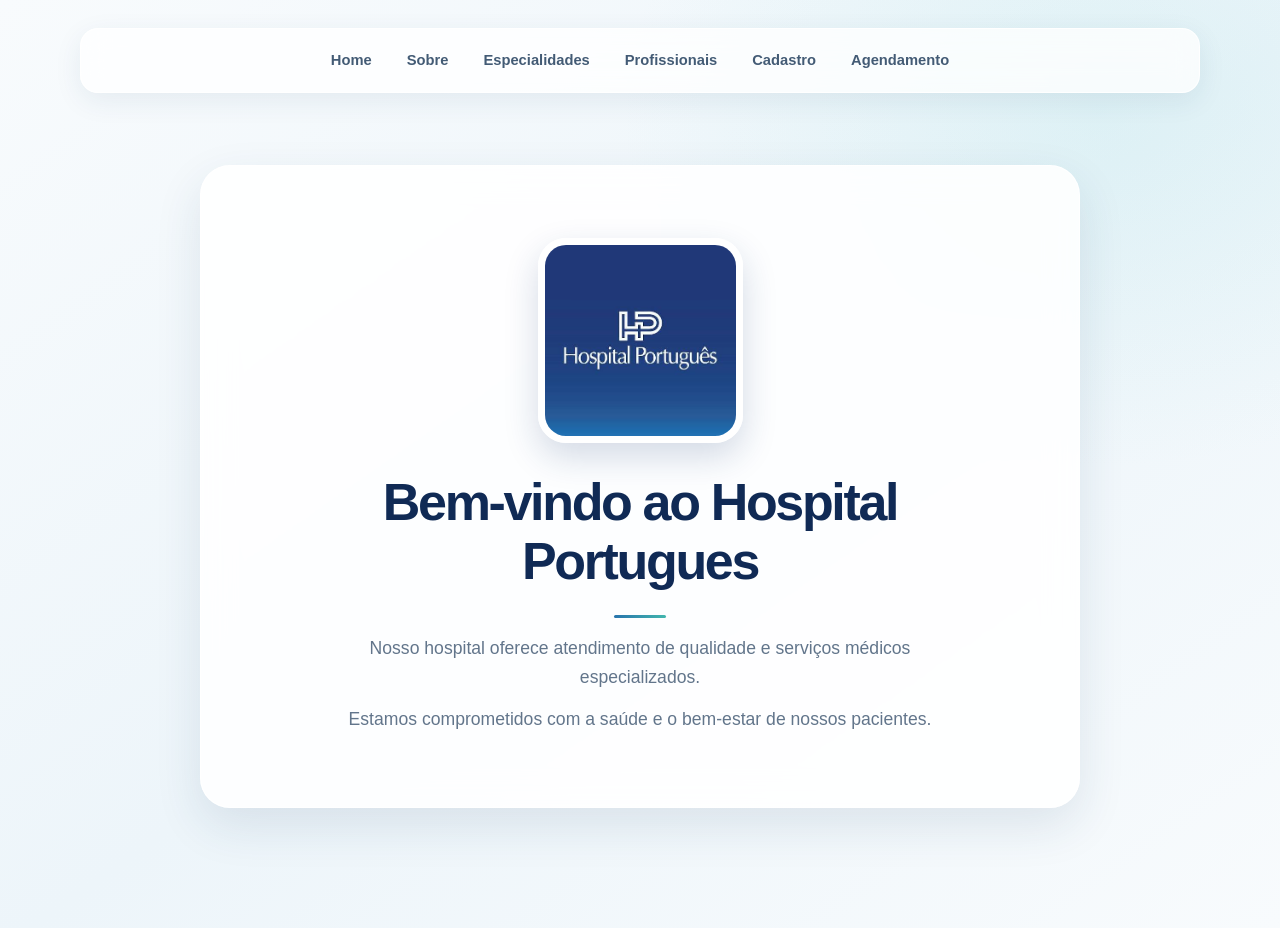
<file: index.html>
<!DOCTYPE html>
<html lang="pt">
<head>
    <meta charset="UTF-8">
    <meta name="viewport" content="width=device-width, initial-scale=1.0">
    <title>Hospital Portugues</title>
    <link rel="stylesheet" href="style.css">
</head>
<body class="pagina-principal">
    <nav class="menu-principal">
        <ul>
            <li><a href="index.html">Home</a></li>
            <li><a href="sobre.html">Sobre</a></li>
            <li><a href="especialidades.html">Especialidades</a></li>
            <li><a href="profissionais.html">Profissionais</a></li>
            <li><a href="cadastro.html">Cadastro</a></li>
            <li><a href="agendamento.html">Agendamento</a></li>
        </ul>
    </nav>
    
    <main class="conteudo-principal">
        <img src="assets/logo.jpg" alt="Imagem do Hospital Portugues" class="imagem-principal">
        <h1>Bem-vindo ao Hospital Portugues</h1>
        <p>Nosso hospital oferece atendimento de qualidade e serviços médicos especializados.</p>
        <p>Estamos comprometidos com a saúde e o bem-estar de nossos pacientes.</p>
    </main>
</body>
</html>
</file>
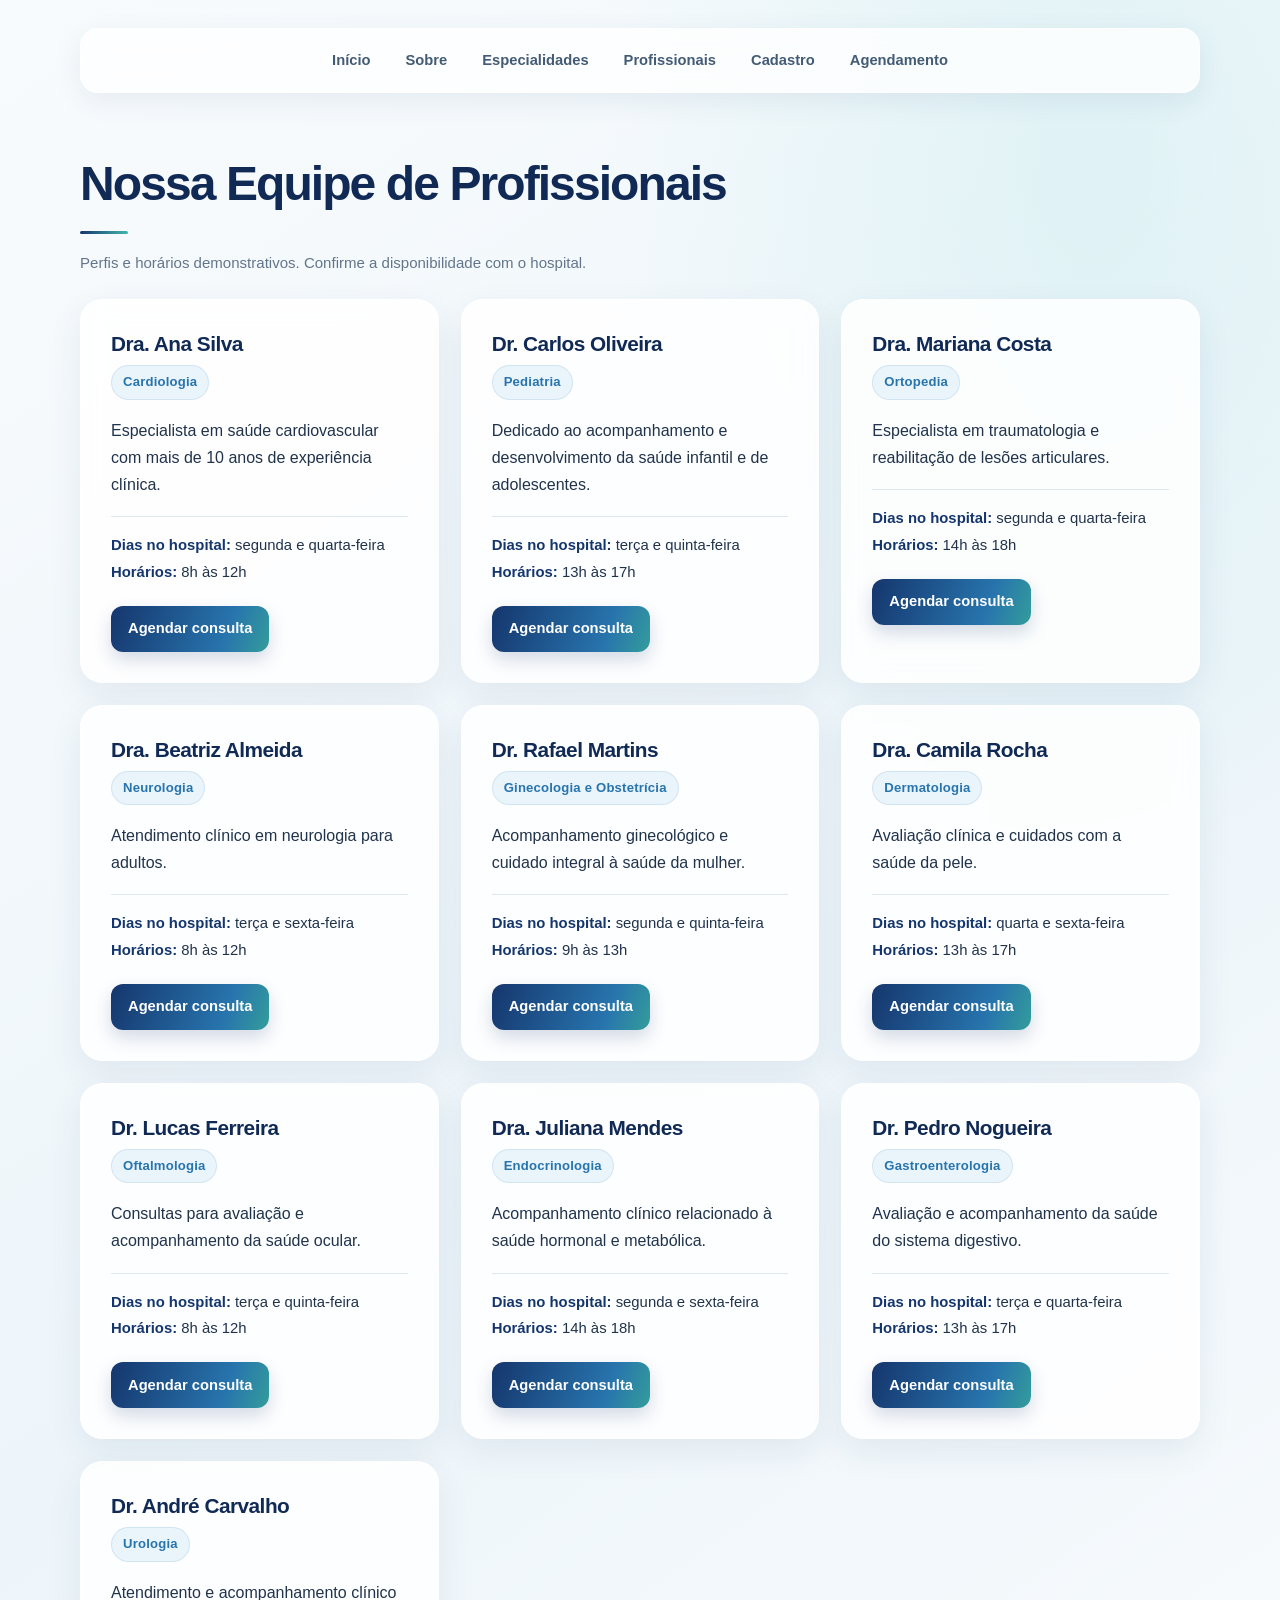
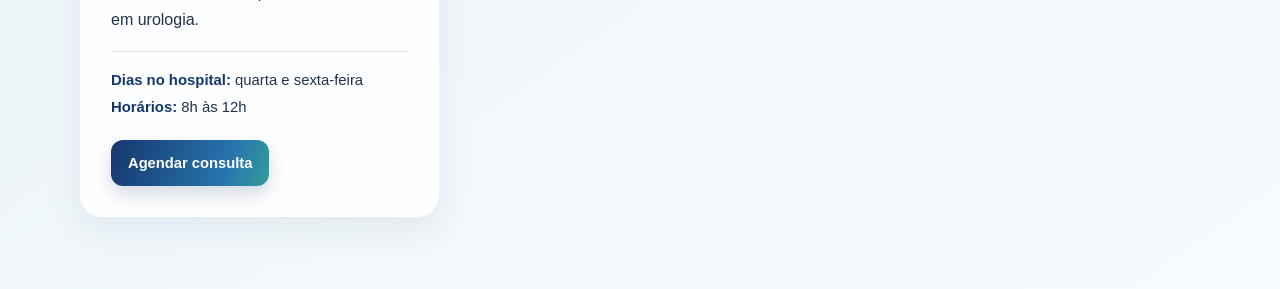
<file: 04-profissionais.html>
<!DOCTYPE html>
<html lang="pt">
<head>
    <meta charset="UTF-8">
    <meta name="viewport" content="width=device-width, initial-scale=1.0">
    <title>Profissionais - Hospital Português</title>
    <link rel="stylesheet" href="profissionais.css">
</head>
<body>

    <nav>
        <a href="1-index.html">Início</a>
        <a href="2-sobre.html">Sobre</a>
        <a href="3-especialidades.html">Especialidades</a>
        <a href="04-profissionais.html">Profissionais</a>
        <a href="05-cadastro.html">Cadastro</a>
        <a href="06-agendamento.html">Agendamento</a>
    </nav>

    <hr>

    <h1 id="titulo-profissionais">Nossa Equipe de Profissionais</h1>
    <p class="aviso-horarios">Perfis e horários demonstrativos. Confirme a disponibilidade com o hospital.</p>

    <div class="grid" id="lista-profissionais">
        <div class="card" data-especialidade="Cardiologia">
            <h3>Dra. Ana Silva</h3>
            <p class="especialidade">Cardiologia</p>
            <p>Especialista em saúde cardiovascular com mais de 10 anos de experiência clínica.</p>
            <p class="agenda-profissional"><strong>Dias no hospital:</strong> segunda e quarta-feira<br><strong>Horários:</strong> 8h às 12h</p>
            <a class="botao-agendamento" href="06-agendamento.html?especialidade=Cardiologia">Agendar consulta</a>
        </div>

        <div class="card" data-especialidade="Pediatria">
            <h3>Dr. Carlos Oliveira</h3>
            <p class="especialidade">Pediatria</p>
            <p>Dedicado ao acompanhamento e desenvolvimento da saúde infantil e de adolescentes.</p>
            <p class="agenda-profissional"><strong>Dias no hospital:</strong> terça e quinta-feira<br><strong>Horários:</strong> 13h às 17h</p>
            <a class="botao-agendamento" href="06-agendamento.html?especialidade=Pediatria">Agendar consulta</a>
        </div>

        <div class="card" data-especialidade="Ortopedia">
            <h3>Dra. Mariana Costa</h3>
            <p class="especialidade">Ortopedia</p>
            <p>Especialista em traumatologia e reabilitação de lesões articulares.</p>
            <p class="agenda-profissional"><strong>Dias no hospital:</strong> segunda e quarta-feira<br><strong>Horários:</strong> 14h às 18h</p>
            <a class="botao-agendamento" href="06-agendamento.html?especialidade=Ortopedia">Agendar consulta</a>
        </div>

        <div class="card" data-especialidade="Neurologia">
            <h3>Dra. Beatriz Almeida</h3>
            <p class="especialidade">Neurologia</p>
            <p>Atendimento clínico em neurologia para adultos.</p>
            <p class="agenda-profissional"><strong>Dias no hospital:</strong> terça e sexta-feira<br><strong>Horários:</strong> 8h às 12h</p>
            <a class="botao-agendamento" href="06-agendamento.html?especialidade=Neurologia">Agendar consulta</a>
        </div>

        <div class="card" data-especialidade="Ginecologia e Obstetrícia">
            <h3>Dr. Rafael Martins</h3>
            <p class="especialidade">Ginecologia e Obstetrícia</p>
            <p>Acompanhamento ginecológico e cuidado integral à saúde da mulher.</p>
            <p class="agenda-profissional"><strong>Dias no hospital:</strong> segunda e quinta-feira<br><strong>Horários:</strong> 9h às 13h</p>
            <a class="botao-agendamento" href="06-agendamento.html?especialidade=Ginecologia%20e%20Obstetr%C3%ADcia">Agendar consulta</a>
        </div>

        <div class="card" data-especialidade="Dermatologia">
            <h3>Dra. Camila Rocha</h3>
            <p class="especialidade">Dermatologia</p>
            <p>Avaliação clínica e cuidados com a saúde da pele.</p>
            <p class="agenda-profissional"><strong>Dias no hospital:</strong> quarta e sexta-feira<br><strong>Horários:</strong> 13h às 17h</p>
            <a class="botao-agendamento" href="06-agendamento.html?especialidade=Dermatologia">Agendar consulta</a>
        </div>

        <div class="card" data-especialidade="Oftalmologia">
            <h3>Dr. Lucas Ferreira</h3>
            <p class="especialidade">Oftalmologia</p>
            <p>Consultas para avaliação e acompanhamento da saúde ocular.</p>
            <p class="agenda-profissional"><strong>Dias no hospital:</strong> terça e quinta-feira<br><strong>Horários:</strong> 8h às 12h</p>
            <a class="botao-agendamento" href="06-agendamento.html?especialidade=Oftalmologia">Agendar consulta</a>
        </div>

        <div class="card" data-especialidade="Endocrinologia">
            <h3>Dra. Juliana Mendes</h3>
            <p class="especialidade">Endocrinologia</p>
            <p>Acompanhamento clínico relacionado à saúde hormonal e metabólica.</p>
            <p class="agenda-profissional"><strong>Dias no hospital:</strong> segunda e sexta-feira<br><strong>Horários:</strong> 14h às 18h</p>
            <a class="botao-agendamento" href="06-agendamento.html?especialidade=Endocrinologia">Agendar consulta</a>
        </div>

        <div class="card" data-especialidade="Gastroenterologia">
            <h3>Dr. Pedro Nogueira</h3>
            <p class="especialidade">Gastroenterologia</p>
            <p>Avaliação e acompanhamento da saúde do sistema digestivo.</p>
            <p class="agenda-profissional"><strong>Dias no hospital:</strong> terça e quarta-feira<br><strong>Horários:</strong> 13h às 17h</p>
            <a class="botao-agendamento" href="06-agendamento.html?especialidade=Gastroenterologia">Agendar consulta</a>
        </div>

        <div class="card" data-especialidade="Urologia">
            <h3>Dr. André Carvalho</h3>
            <p class="especialidade">Urologia</p>
            <p>Atendimento e acompanhamento clínico em urologia.</p>
            <p class="agenda-profissional"><strong>Dias no hospital:</strong> quarta e sexta-feira<br><strong>Horários:</strong> 8h às 12h</p>
            <a class="botao-agendamento" href="06-agendamento.html?especialidade=Urologia">Agendar consulta</a>
        </div>
    </div>

    <p id="sem-profissionais" class="sem-profissionais" role="status" hidden></p>

    <script src="profissionais.js"></script>
</body>
</html>
</file>
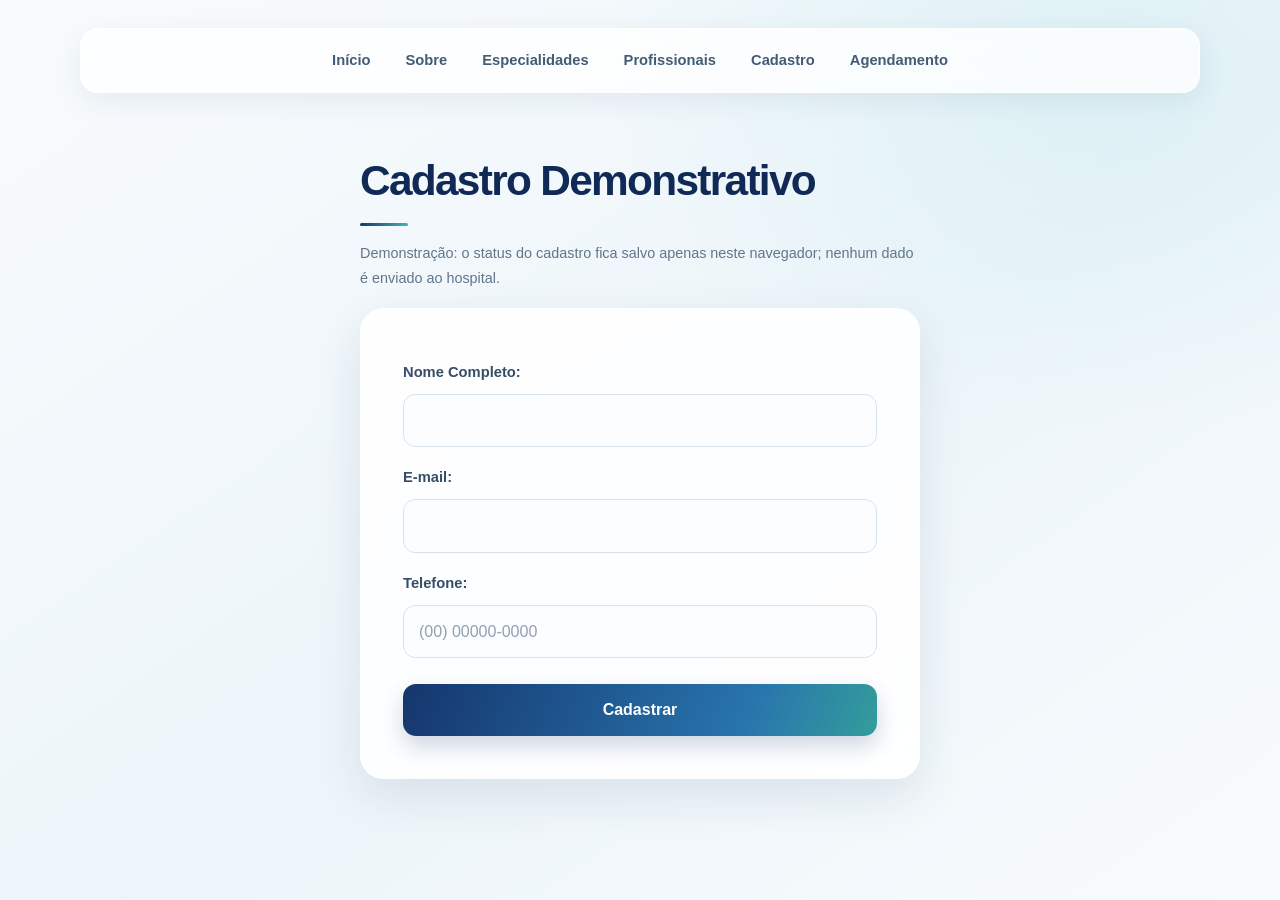
<file: 05-cadastro.html>
<!DOCTYPE html>
<html lang="pt">
<head>
    <meta charset="UTF-8">
    <meta name="viewport" content="width=device-width, initial-scale=1.0">
    <title>Cadastro - Hospital</title>
    <link rel="stylesheet" href="cadastro.css">
</head>
<body>

    <nav>
        <a href="1-index.html">Início</a>
        <a href="2-sobre.html">Sobre</a>
        <a href="3-especialidades.html">Especialidades</a>
        <a href="04-profissionais.html">Profissionais</a>
        <a href="05-cadastro.html">Cadastro</a>
        <a href="06-agendamento.html">Agendamento</a>
    </nav>

    <hr>

    <h1>Cadastro Demonstrativo</h1>
    <p class="nota-cadastro">Demonstração: o status do cadastro fica salvo apenas neste navegador; nenhum dado é enviado ao hospital.</p>

    <form id="formCadastro">
        <label for="nome">Nome Completo:</label>
        <input type="text" id="nome" required>

        <label for="email">E-mail:</label>
        <input type="email" id="email" required>

        <label for="telefone">Telefone:</label>
        <input type="tel" id="telefone" required placeholder="(00) 00000-0000">

        <button type="submit">Cadastrar</button>
    </form>

    <div id="mensagem"></div>

    <script src="cadastro.js"></script>

</body>
</html>
</file>
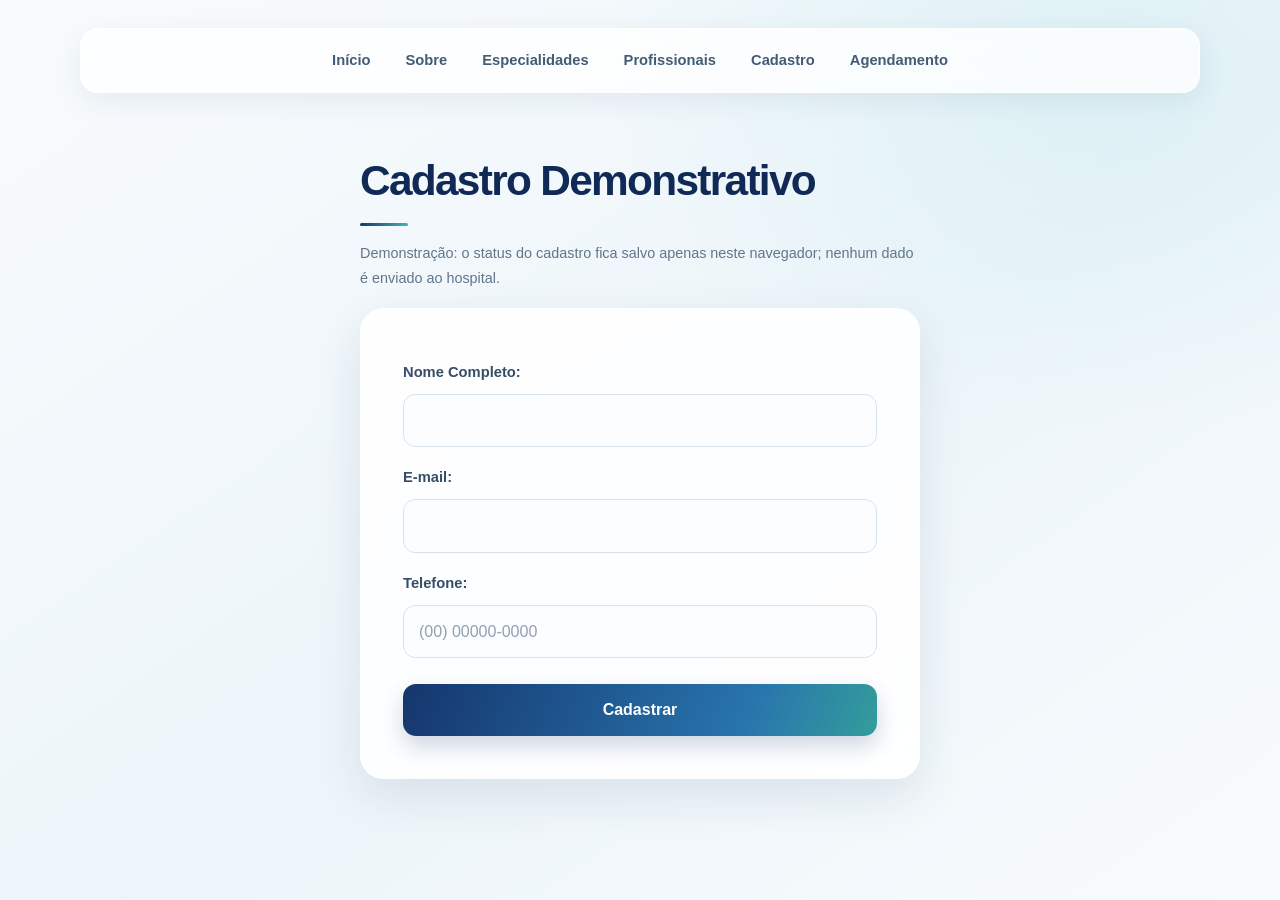
<file: 06-agendamento.html>
<!DOCTYPE html>
<html lang="pt">
<head>
    <meta charset="UTF-8">
    <meta name="viewport" content="width=device-width, initial-scale=1.0">
    <title>Agendamento - Hospital</title>
    <link rel="stylesheet" href="agendamento.css">
</head>
<body>

    <nav>
        <a href="index.html">Início</a>
        <a href="2-sobre.html">Sobre</a>
        <a href="3-especialidades.html">Especialidades</a>
        <a href="04-profissionais.html">Profissionais</a>
        <a href="05-cadastro.html">Cadastro</a>
        <a href="06-agendamento.html">Agendamento</a>
    </nav>

    <hr>

    <p id="aviso-acesso" class="aviso-acesso" role="alert" hidden></p>

    <h1>Simulação de Agendamento</h1>

    <form id="formAgendamento">
        <label for="especialidade">Especialidade:</label>
        <select id="especialidade" required>
            <option value="">Selecione...</option>
            <option value="Cardiologia">Cardiologia</option>
            <option value="Neurologia">Neurologia</option>
            <option value="Ginecologia e Obstetrícia">Ginecologia e Obstetrícia</option>
            <option value="Dermatologia">Dermatologia</option>
            <option value="Oftalmologia">Oftalmologia</option>
            <option value="Endocrinologia">Endocrinologia</option>
            <option value="Gastroenterologia">Gastroenterologia</option>
            <option value="Urologia">Urologia</option>
            <option value="Pediatria">Pediatria</option>
            <option value="Ortopedia">Ortopedia</option>
        </select>

        <label for="data">Data:</label>
        <input type="date" id="data" required>

        <label for="horario">Horário:</label>
        <input type="time" id="horario" required>

        <button type="submit">Simular Agendamento</button>
    </form>

    <div id="resumo" class="resumo">
        <h3>Resumo da Consulta</h3>
        <p><strong>Especialidade:</strong> <span id="resEspecialidade"></span></p>
        <p><strong>Data:</strong> <span id="resData"></span></p>
        <p><strong>Horário:</strong> <span id="resHorario"></span></p>
        <small><em>*Esta é apenas uma simulação demonstrativa.</em></small>
    </div>

    <script src="agendamento.js"></script>

</body>
</html>
</file>
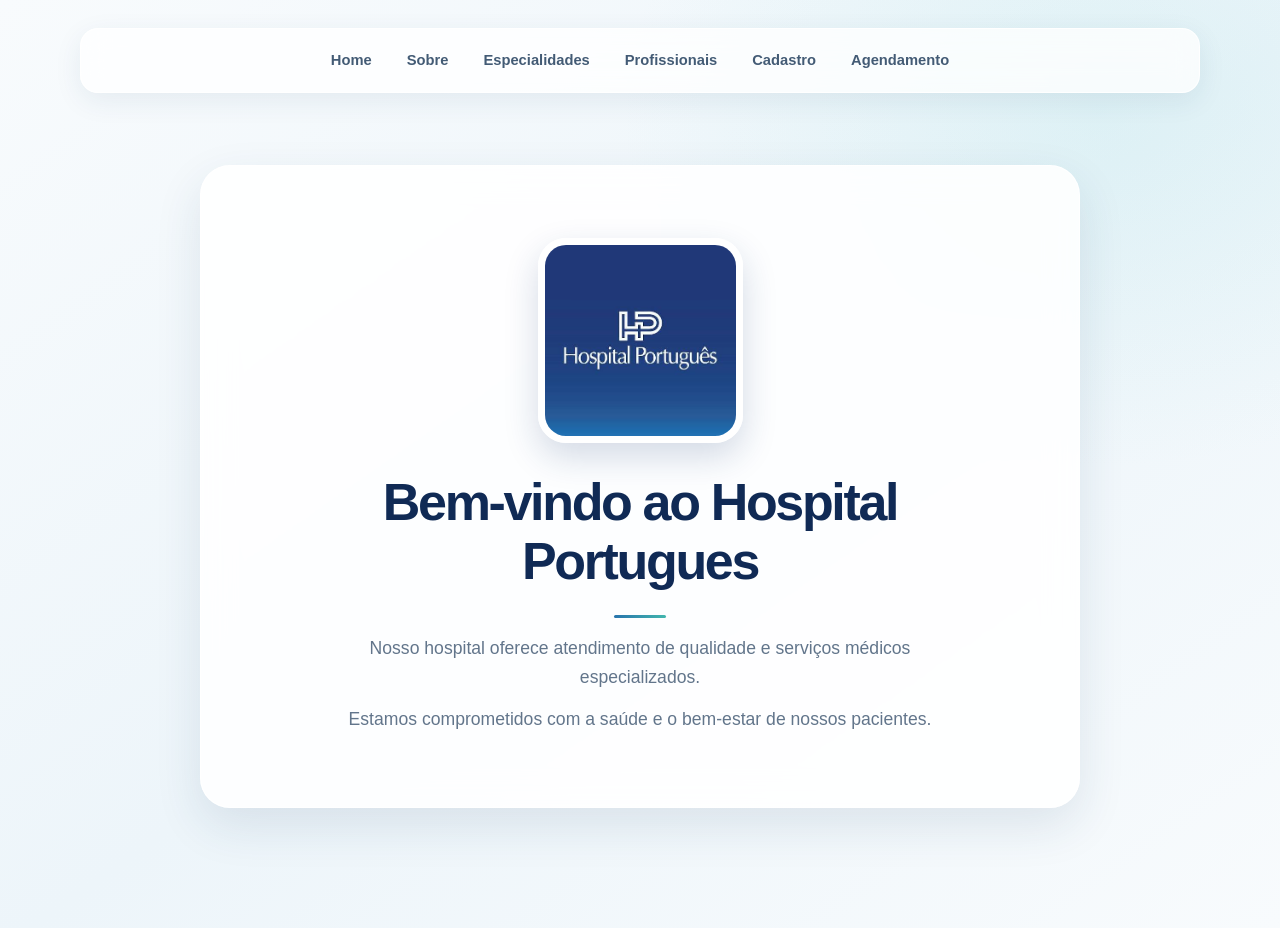
<file: 1-index.html>
<!DOCTYPE html>
<html lang="pt">
<head>
    <meta charset="UTF-8">
    <meta name="viewport" content="width=device-width, initial-scale=1.0">
    <title>Hospital Portugues</title>
    <link rel="stylesheet" href="style.css">
</head>
<body class="pagina-principal">
    <nav class="menu-principal">
        <ul>
            <li><a href="1-index.html">Home</a></li>
            <li><a href="2-sobre.html">Sobre</a></li>
            <li><a href="3-especialidades.html">Especialidades</a></li>
            <li><a href="04-profissionais.html">Profissionais</a></li>
            <li><a href="05-cadastro.html">Cadastro</a></li>
            <li><a href="06-agendamento.html">Agendamento</a></li>
        </ul>
    </nav>
    
    <main class="conteudo-principal">
        <img src="assets/logo.jpg" alt="Imagem do Hospital Portugues" class="imagem-principal">
        <h1>Bem-vindo ao Hospital Portugues</h1>
        <p>Nosso hospital oferece atendimento de qualidade e serviços médicos especializados.</p>
        <p>Estamos comprometidos com a saúde e o bem-estar de nossos pacientes.</p>
    </main>
</body>
</html>
</file>
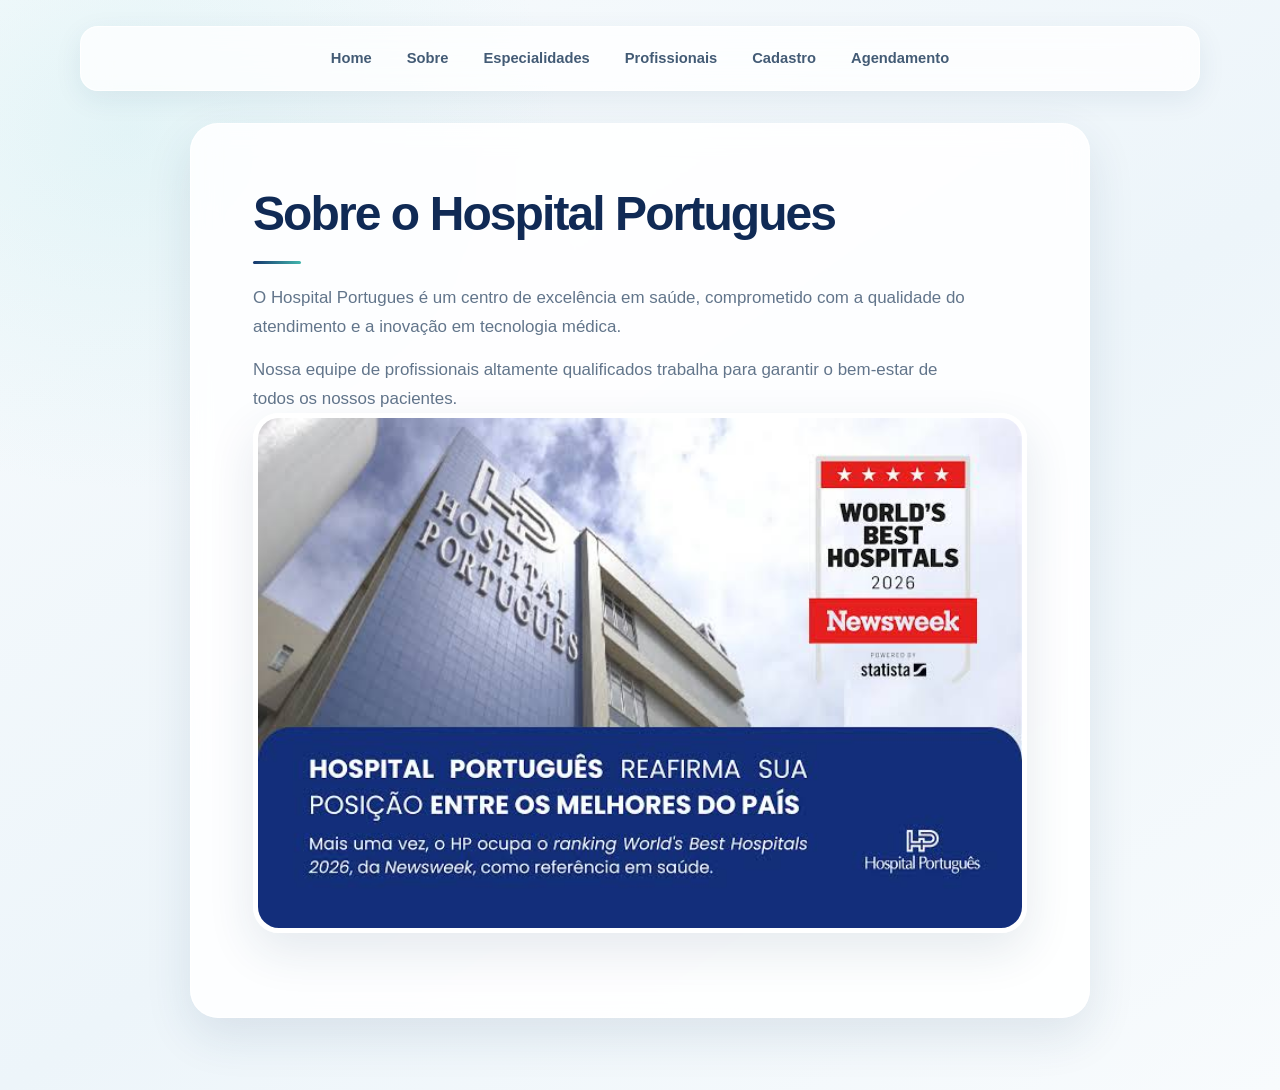
<file: 2-sobre.html>
<!DOCTYPE html>
<html lang="pt">
<head>
    <meta charset="UTF-8">
    <meta name="viewport" content="width=device-width, initial-scale=1.0">
    <title>Sobre o Hospital Portugues</title>
    <link rel="stylesheet" href="sobre.css">
</head>
<body class="pagina-sobre">
    <nav class="menu-sobre">
        <ul>
            <li><a href="index.html">Home</a></li>
            <li><a href="2-sobre.html">Sobre</a></li>
            <li><a href="3-especialidades.html">Especialidades</a></li>
            <li><a href="04-profissionais.html">Profissionais</a></li>
            <li><a href="05-cadastro.html">Cadastro</a></li>
            <li><a href="06-agendamento.html">Agendamento</a></li>
        </ul>
    </nav>
    
    <main class="conteudo-sobre">
        <h1>Sobre o Hospital Portugues</h1>
        <p>O Hospital Portugues é um centro de excelência em saúde, comprometido com a qualidade do atendimento e a inovação em tecnologia médica.</p>
        <p>Nossa equipe de profissionais altamente qualificados trabalha para garantir o bem-estar de todos os nossos pacientes.</p>
        <img src="assets/sobre.jpg" alt="Imagem do Hospital Portugues" class="imagem-sobre">
    </main>
</body>
</html>
</file>
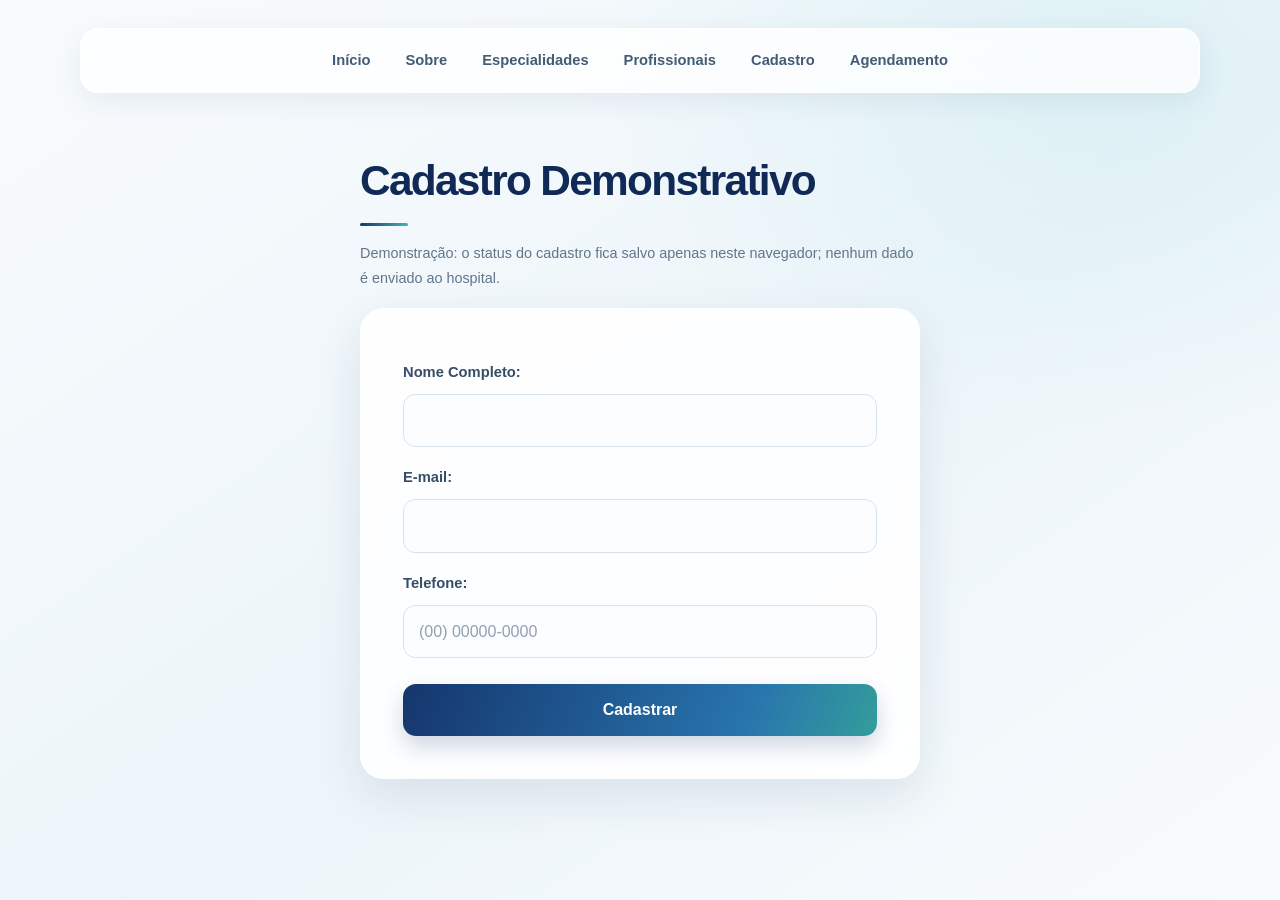
<file: agendamento.html>
<!DOCTYPE html>
<html lang="pt">
<head>
    <meta charset="UTF-8">
    <meta name="viewport" content="width=device-width, initial-scale=1.0">
    <title>Agendamento - Hospital</title>
    <link rel="stylesheet" href="agendamento.css">
</head>
<body>

    <nav>
        <a href="index.html">Início</a>
        <a href="sobre.html">Sobre</a>
        <a href="especialidades.html">Especialidades</a>
        <a href="profissionais.html">Profissionais</a>
        <a href="cadastro.html">Cadastro</a>
        <a href="agendamento.html">Agendamento</a>


    </nav>

    <hr>

    <p id="aviso-acesso" class="aviso-acesso" role="alert" hidden></p>

    <h1>Simulação de Agendamento</h1>

    <form id="formAgendamento">
        <label for="especialidade">Especialidade:</label>
        <select id="especialidade" required>
            <option value="">Selecione...</option>
            <option value="Cardiologia">Cardiologia</option>
            <option value="Neurologia">Neurologia</option>
            <option value="Ginecologia e Obstetrícia">Ginecologia e Obstetrícia</option>
            <option value="Dermatologia">Dermatologia</option>
            <option value="Oftalmologia">Oftalmologia</option>
            <option value="Endocrinologia">Endocrinologia</option>
            <option value="Gastroenterologia">Gastroenterologia</option>
            <option value="Urologia">Urologia</option>
            <option value="Pediatria">Pediatria</option>
            <option value="Ortopedia">Ortopedia</option>
        </select>

        <label for="data">Data:</label>
        <input type="date" id="data" required>

        <label for="horario">Horário:</label>
        <input type="time" id="horario" required>

        <button type="submit">Simular Agendamento</button>
    </form>

    <div id="resumo" class="resumo">
        <h3>Resumo da Consulta</h3>
        <p><strong>Especialidade:</strong> <span id="resEspecialidade"></span></p>
        <p><strong>Data:</strong> <span id="resData"></span></p>
        <p><strong>Horário:</strong> <span id="resHorario"></span></p>
        <small><em>*Esta é apenas uma simulação demonstrativa.</em></small>
    </div>

    <script src="agendamento.js"></script>

</body>
</html>
</file>
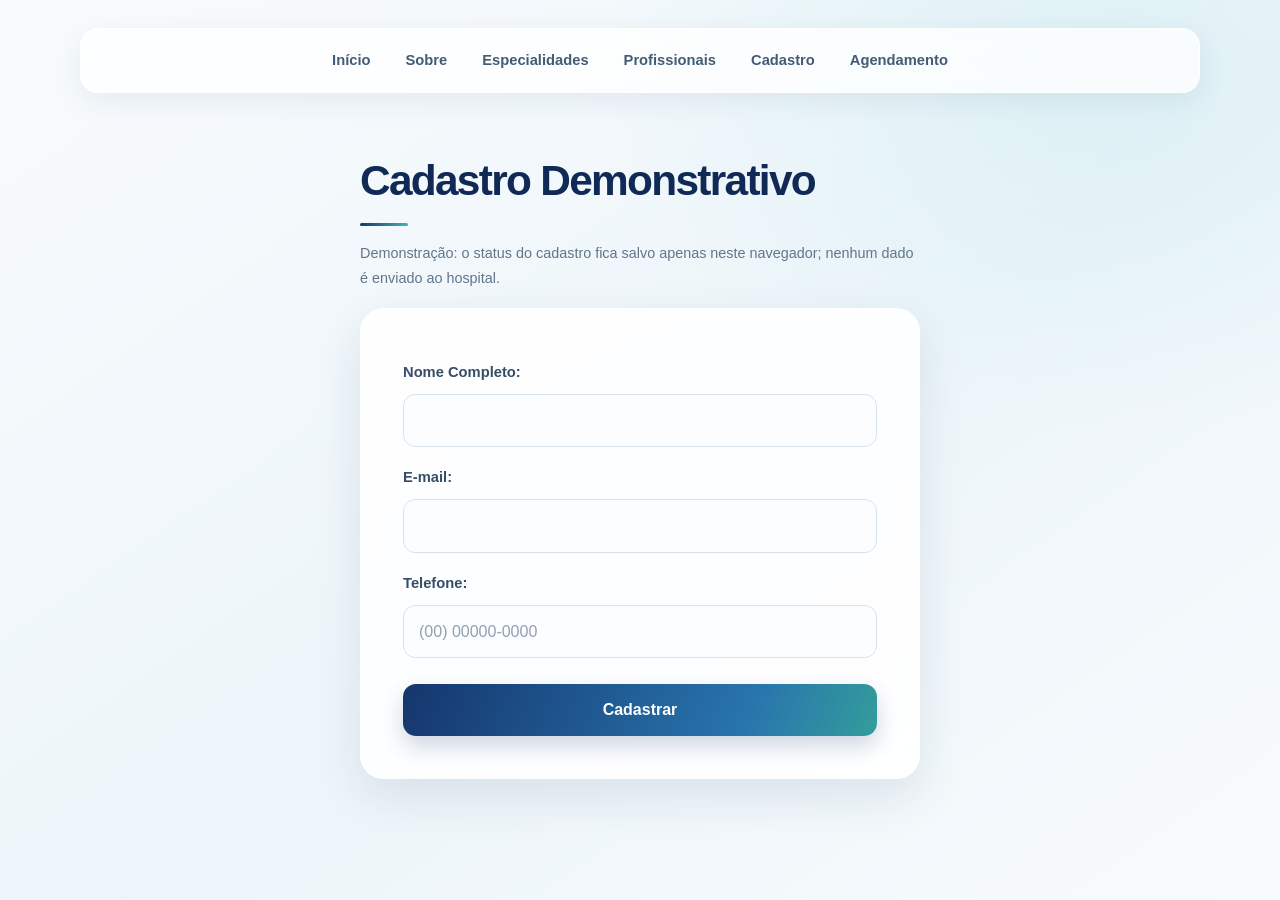
<file: cadastro.html>
<!DOCTYPE html>
<html lang="pt">
<head>
    <meta charset="UTF-8">
    <meta name="viewport" content="width=device-width, initial-scale=1.0">
    <title>Cadastro - Hospital</title>
    <link rel="stylesheet" href="cadastro.css">
</head>
<body>

    <nav>
        <a href="index.html">Início</a>
        <a href="sobre.html">Sobre</a>
        <a href="especialidades.html">Especialidades</a>
        <a href="profissionais.html">Profissionais</a>
        <a href="cadastro.html">Cadastro</a>
        <a href="agendamento.html">Agendamento</a>
    </nav>

    <hr>

    <h1>Cadastro Demonstrativo</h1>
    <p class="nota-cadastro">Demonstração: o status do cadastro fica salvo apenas neste navegador; nenhum dado é enviado ao hospital.</p>

    <form id="formCadastro">
        <label for="nome">Nome Completo:</label>
        <input type="text" id="nome" required>

        <label for="email">E-mail:</label>
        <input type="email" id="email" required>

        <label for="telefone">Telefone:</label>
        <input type="tel" id="telefone" required placeholder="(00) 00000-0000">

        <button type="submit">Cadastrar</button>
    </form>

    <div id="mensagem"></div>

    <script src="cadastro.js"></script>

</body>
</html>
</file>
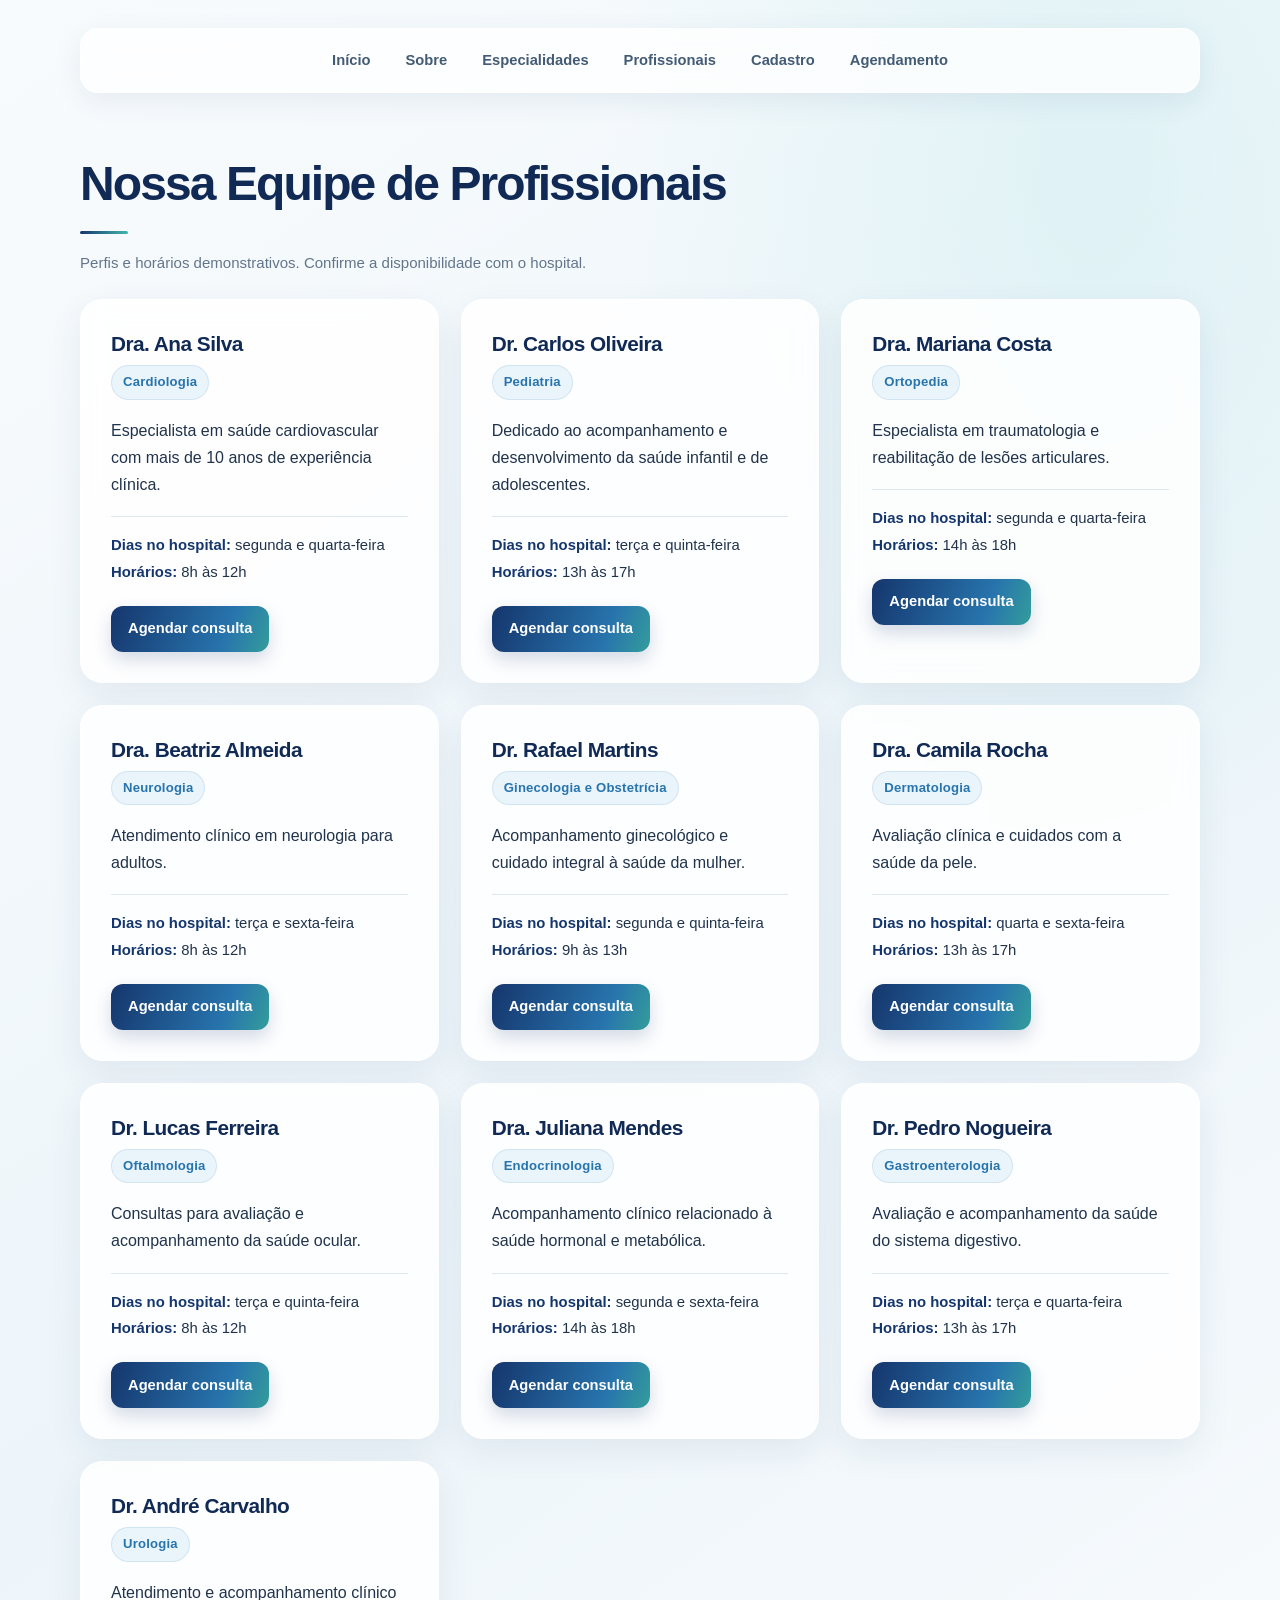
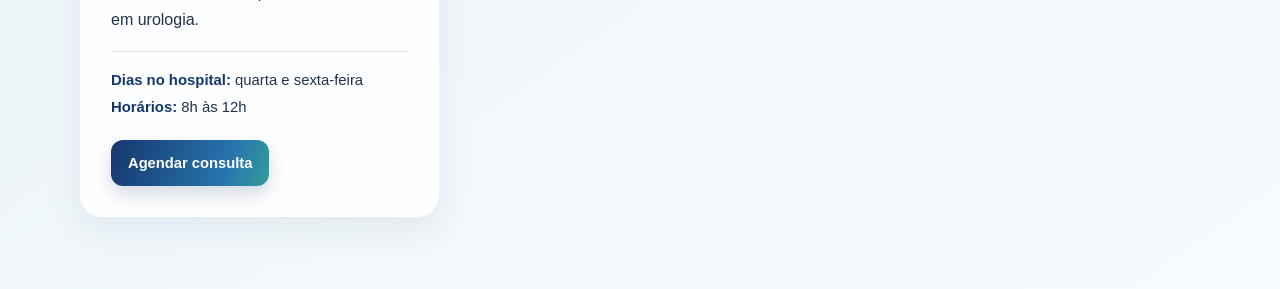
<file: profissionais.html>
<!DOCTYPE html>
<html lang="pt">
<head>
    <meta charset="UTF-8">
    <meta name="viewport" content="width=device-width, initial-scale=1.0">
    <title>Profissionais - Hospital Português</title>
    <link rel="stylesheet" href="profissionais.css">
</head>
<body>

    <nav>
        <a href="index.html">Início</a>
        <a href="sobre.html">Sobre</a>
        <a href="especialidades.html">Especialidades</a>
        <a href="profissionais.html">Profissionais</a>
        <a href="cadastro.html">Cadastro</a>
        <a href="agendamento.html">Agendamento</a>
    </nav>

    <hr>

    <h1 id="titulo-profissionais">Nossa Equipe de Profissionais</h1>
    <p class="aviso-horarios">Perfis e horários demonstrativos. Confirme a disponibilidade com o hospital.</p>

    <div class="grid" id="lista-profissionais">
        <div class="card" data-especialidade="Cardiologia">
            <h3>Dra. Ana Silva</h3>
            <p class="especialidade">Cardiologia</p>
            <p>Especialista em saúde cardiovascular com mais de 10 anos de experiência clínica.</p>
            <p class="agenda-profissional"><strong>Dias no hospital:</strong> segunda e quarta-feira<br><strong>Horários:</strong> 8h às 12h</p>
            <a class="botao-agendamento" href="agendamento.html?especialidade=Cardiologia">Agendar consulta</a>
        </div>

        <div class="card" data-especialidade="Pediatria">
            <h3>Dr. Carlos Oliveira</h3>
            <p class="especialidade">Pediatria</p>
            <p>Dedicado ao acompanhamento e desenvolvimento da saúde infantil e de adolescentes.</p>
            <p class="agenda-profissional"><strong>Dias no hospital:</strong> terça e quinta-feira<br><strong>Horários:</strong> 13h às 17h</p>
            <a class="botao-agendamento" href="agendamento.html?especialidade=Pediatria">Agendar consulta</a>
        </div>

        <div class="card" data-especialidade="Ortopedia">
            <h3>Dra. Mariana Costa</h3>
            <p class="especialidade">Ortopedia</p>
            <p>Especialista em traumatologia e reabilitação de lesões articulares.</p>
            <p class="agenda-profissional"><strong>Dias no hospital:</strong> segunda e quarta-feira<br><strong>Horários:</strong> 14h às 18h</p>
            <a class="botao-agendamento" href="agendamento.html?especialidade=Ortopedia">Agendar consulta</a>
        </div>

        <div class="card" data-especialidade="Neurologia">
            <h3>Dra. Beatriz Almeida</h3>
            <p class="especialidade">Neurologia</p>
            <p>Atendimento clínico em neurologia para adultos.</p>
            <p class="agenda-profissional"><strong>Dias no hospital:</strong> terça e sexta-feira<br><strong>Horários:</strong> 8h às 12h</p>
            <a class="botao-agendamento" href="agendamento.html?especialidade=Neurologia">Agendar consulta</a>
        </div>

        <div class="card" data-especialidade="Ginecologia e Obstetrícia">
            <h3>Dr. Rafael Martins</h3>
            <p class="especialidade">Ginecologia e Obstetrícia</p>
            <p>Acompanhamento ginecológico e cuidado integral à saúde da mulher.</p>
            <p class="agenda-profissional"><strong>Dias no hospital:</strong> segunda e quinta-feira<br><strong>Horários:</strong> 9h às 13h</p>
            <a class="botao-agendamento" href="agendamento.html?especialidade=Ginecologia%20e%20Obstetr%C3%ADcia">Agendar consulta</a>
        </div>

        <div class="card" data-especialidade="Dermatologia">
            <h3>Dra. Camila Rocha</h3>
            <p class="especialidade">Dermatologia</p>
            <p>Avaliação clínica e cuidados com a saúde da pele.</p>
            <p class="agenda-profissional"><strong>Dias no hospital:</strong> quarta e sexta-feira<br><strong>Horários:</strong> 13h às 17h</p>
            <a class="botao-agendamento" href="agendamento.html?especialidade=Dermatologia">Agendar consulta</a>
        </div>

        <div class="card" data-especialidade="Oftalmologia">
            <h3>Dr. Lucas Ferreira</h3>
            <p class="especialidade">Oftalmologia</p>
            <p>Consultas para avaliação e acompanhamento da saúde ocular.</p>
            <p class="agenda-profissional"><strong>Dias no hospital:</strong> terça e quinta-feira<br><strong>Horários:</strong> 8h às 12h</p>
            <a class="botao-agendamento" href="agendamento.html?especialidade=Oftalmologia">Agendar consulta</a>
        </div>

        <div class="card" data-especialidade="Endocrinologia">
            <h3>Dra. Juliana Mendes</h3>
            <p class="especialidade">Endocrinologia</p>
            <p>Acompanhamento clínico relacionado à saúde hormonal e metabólica.</p>
            <p class="agenda-profissional"><strong>Dias no hospital:</strong> segunda e sexta-feira<br><strong>Horários:</strong> 14h às 18h</p>
            <a class="botao-agendamento" href="agendamento.html?especialidade=Endocrinologia">Agendar consulta</a>
        </div>

        <div class="card" data-especialidade="Gastroenterologia">
            <h3>Dr. Pedro Nogueira</h3>
            <p class="especialidade">Gastroenterologia</p>
            <p>Avaliação e acompanhamento da saúde do sistema digestivo.</p>
            <p class="agenda-profissional"><strong>Dias no hospital:</strong> terça e quarta-feira<br><strong>Horários:</strong> 13h às 17h</p>
            <a class="botao-agendamento" href="agendamento.html?especialidade=Gastroenterologia">Agendar consulta</a>
        </div>

        <div class="card" data-especialidade="Urologia">
            <h3>Dr. André Carvalho</h3>
            <p class="especialidade">Urologia</p>
            <p>Atendimento e acompanhamento clínico em urologia.</p>
            <p class="agenda-profissional"><strong>Dias no hospital:</strong> quarta e sexta-feira<br><strong>Horários:</strong> 8h às 12h</p>
            <a class="botao-agendamento" href="agendamento.html?especialidade=Urologia">Agendar consulta</a>
        </div>
    </div>

    <p id="sem-profissionais" class="sem-profissionais" role="status" hidden></p>

    <script src="profissionais.js"></script>
</body>
</html>
</file>
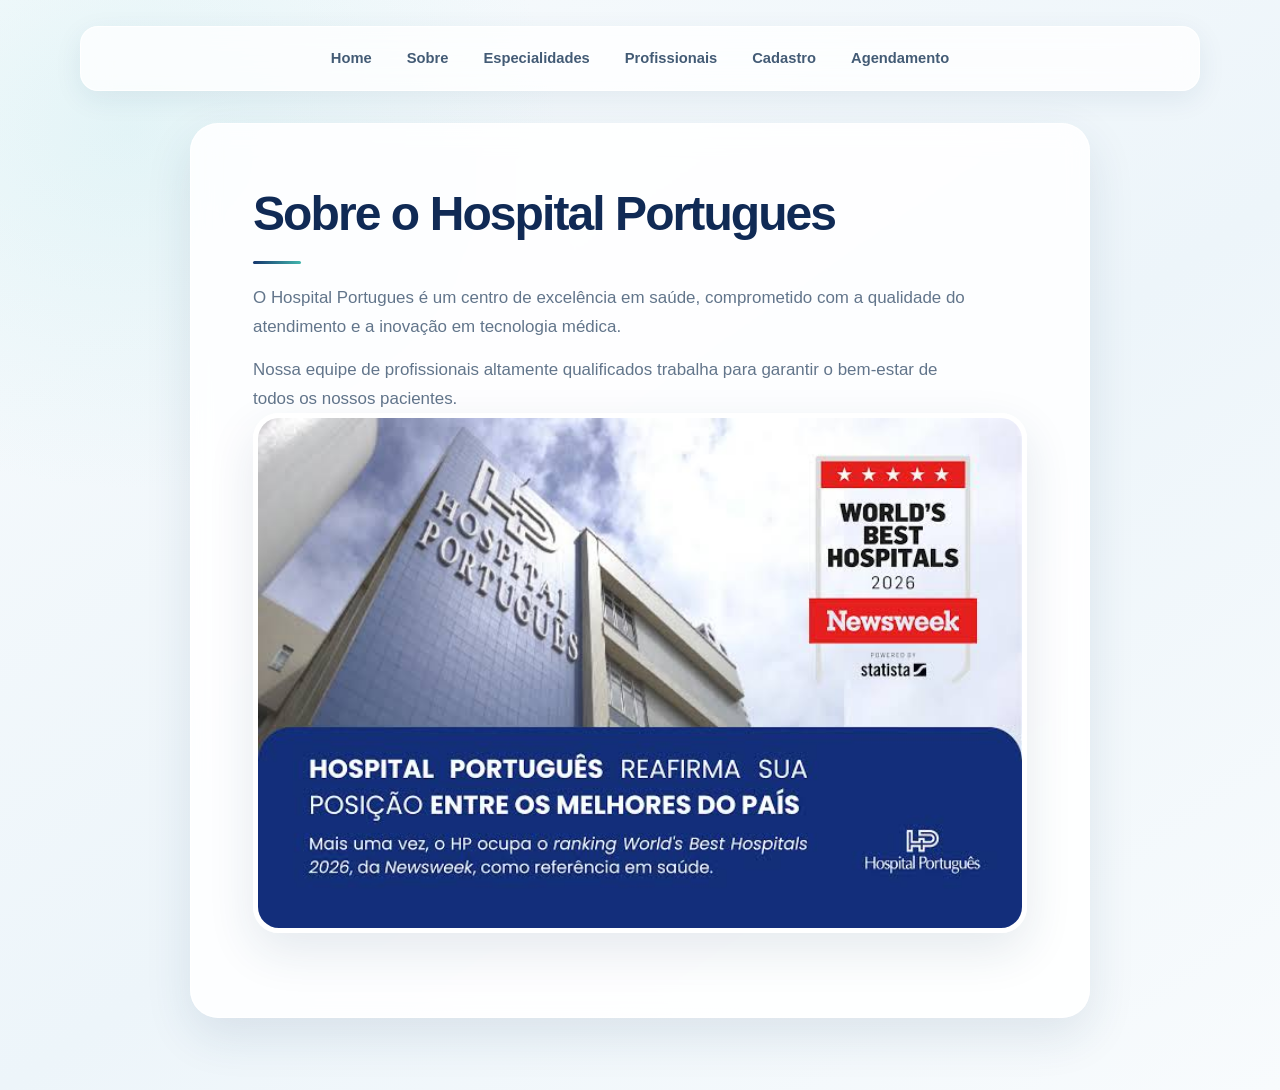
<file: sobre.html>
<!DOCTYPE html>
<html lang="pt">
<head>
    <meta charset="UTF-8">
    <meta name="viewport" content="width=device-width, initial-scale=1.0">
    <title>Sobre o Hospital Portugues</title>
    <link rel="stylesheet" href="sobre.css">
</head>
<body class="pagina-sobre">
    <nav class="menu-sobre">
        <ul>
            <li><a href="index.html">Home</a></li>
            <li><a href="sobre.html">Sobre</a></li>
            <li><a href="especialidades.html">Especialidades</a></li>
            <li><a href="profissionais.html">Profissionais</a></li>
            <li><a href="cadastro.html">Cadastro</a></li>
        <li><a href="agendamento.html">Agendamento</a></li>
        
        </ul>
    </nav>
    
    <main class="conteudo-sobre">
        <h1>Sobre o Hospital Portugues</h1>
        <p>O Hospital Portugues é um centro de excelência em saúde, comprometido com a qualidade do atendimento e a inovação em tecnologia médica.</p>
        <p>Nossa equipe de profissionais altamente qualificados trabalha para garantir o bem-estar de todos os nossos pacientes.</p>
        <img src="assets/sobre.jpg" alt="Imagem do Hospital Portugues" class="imagem-sobre">
    </main>
</body>
</html>
</file>
<file: style.css>
:root {
    color-scheme: light;
    --navy: #15366d;
    --navy-deep: #102a55;
    --blue: #2874ad;
    --blue-soft: #e9f4fb;
    --aqua: #42b6ad;
    --ink: #20334b;
    --muted: #62758b;
    --line: #dce7ef;
    --surface: rgba(255, 255, 255, 0.88);
    --shadow: 0 18px 48px rgba(27, 62, 101, 0.11);
}

* {
    box-sizing: border-box;
    margin: 0;
    padding: 0;
}

html {
    min-width: 320px;
    scroll-behavior: smooth;
}

body {
    min-height: 100vh;
    overflow-x: hidden;
    background:
        radial-gradient(ellipse at 86% 12%, rgba(166, 225, 228, 0.23), transparent 30rem),
        linear-gradient(145deg, #f8fbfd 0%, #edf5fa 52%, #f8fbfd 100%);
    color: var(--ink);
    font-family: "Segoe UI", "Helvetica Neue", Arial, sans-serif;
    font-size: 16px;
    line-height: 1.7;
    -webkit-font-smoothing: antialiased;
}

.menu-principal {
    position: relative;
    z-index: 1;
    width: min(1120px, calc(100% - 48px));
    margin: 28px auto 0;
    padding: 10px 18px;
    border: 1px solid rgba(255, 255, 255, 0.88);
    border-radius: 18px;
    background: rgba(255, 255, 255, 0.78);
    box-shadow: 0 8px 28px rgba(29, 63, 96, 0.08);
    backdrop-filter: blur(14px);
    -webkit-backdrop-filter: blur(14px);
    animation: arrive 650ms ease-out both;
}

.menu-principal ul {
    display: flex;
    align-items: center;
    justify-content: center;
    flex-wrap: wrap;
    gap: 5px;
    list-style: none;
}

.menu-principal a {
    display: block;
    padding: 9px 15px;
    border-radius: 10px;
    color: #435b75;
    font-size: 0.92rem;
    font-weight: 600;
    text-decoration: none;
    transition: color 180ms ease, background-color 180ms ease, transform 180ms ease;
}

.menu-principal a:hover,
.menu-principal a:focus-visible {
    transform: translateY(-1px);
    background: var(--blue-soft);
    color: var(--navy);
    outline: none;
}

.conteudo-principal {
    width: min(880px, calc(100% - 40px));
    margin: clamp(42px, 8vh, 84px) auto 64px;
    padding: clamp(34px, 7vw, 72px);
    border: 1px solid rgba(255, 255, 255, 0.9);
    border-radius: 30px;
    background: var(--surface);
    box-shadow: var(--shadow);
    text-align: center;
    animation: arrive 750ms 100ms ease-out both;
    backdrop-filter: blur(16px);
    -webkit-backdrop-filter: blur(16px);
}

.imagem-principal {
    display: block;
    width: clamp(138px, 24vw, 205px);
    aspect-ratio: 1;
    margin: 0 auto 30px;
    border: 7px solid #fff;
    border-radius: 28px;
    box-shadow: 0 14px 34px rgba(21, 54, 109, 0.18);
    object-fit: cover;
}

.conteudo-principal h1 {
    max-width: 720px;
    margin: 0 auto 16px;
    color: var(--navy-deep);
    font-size: clamp(2rem, 5vw, 3.25rem);
    font-weight: 700;
    letter-spacing: -0.045em;
    line-height: 1.14;
}

.conteudo-principal h1::after {
    display: block;
    width: 52px;
    height: 3px;
    margin: 23px auto 0;
    border-radius: 5px;
    background: linear-gradient(90deg, var(--blue), var(--aqua));
    content: "";
}

.conteudo-principal p {
    max-width: 620px;
    margin: 12px auto 0;
    color: var(--muted);
    font-size: clamp(1rem, 1.7vw, 1.1rem);
}

@keyframes arrive {
    from {
        opacity: 0;
        transform: translateY(14px);
    }

    to {
        opacity: 1;
        transform: translateY(0);
    }
}

@media (max-width: 640px) {
    .menu-principal {
        width: calc(100% - 28px);
        margin-top: 14px;
        padding: 8px;
        border-radius: 15px;
    }

    .menu-principal ul {
        gap: 2px;
    }

    .menu-principal a {
        padding: 8px 10px;
        font-size: 0.84rem;
    }

    .conteudo-principal {
        width: calc(100% - 28px);
        margin: 28px auto;
        padding: 34px 22px;
        border-radius: 23px;
    }
}

@media (prefers-reduced-motion: reduce) {
    *,
    *::before,
    *::after {
        scroll-behavior: auto !important;
        animation-duration: 0.01ms !important;
        animation-iteration-count: 1 !important;
        transition-duration: 0.01ms !important;
    }
}
</file>
<file: profissionais.css>
:root {
    color-scheme: light;
    --navy: #15366d;
    --navy-deep: #102a55;
    --blue: #2874ad;
    --blue-soft: #e9f4fb;
    --aqua: #42b6ad;
    --ink: #20334b;
    --muted: #62758b;
    --line: #dce7ef;
    --shadow: 0 18px 48px rgba(27, 62, 101, 0.11);
}

* {
    box-sizing: border-box;
    margin: 0;
    padding: 0;
}

html {
    min-width: 320px;
    scroll-behavior: smooth;
}

body {
    min-height: 100vh;
    overflow-x: hidden;
    padding: 28px 24px 72px;
    background:
        radial-gradient(ellipse at 85% 8%, rgba(166, 225, 228, 0.24), transparent 30rem),
        linear-gradient(145deg, #f8fbfd 0%, #edf5fa 55%, #f8fbfd 100%);
    color: var(--ink);
    font-family: "Segoe UI", "Helvetica Neue", Arial, sans-serif;
    font-size: 16px;
    line-height: 1.7;
    -webkit-font-smoothing: antialiased;
}

nav {
    position: relative;
    z-index: 1;
    display: flex;
    width: min(1120px, 100%);
    align-items: center;
    justify-content: center;
    flex-wrap: wrap;
    gap: 5px;
    margin: 0 auto;
    padding: 10px 18px;
    border: 1px solid rgba(255, 255, 255, 0.88);
    border-radius: 18px;
    background: rgba(255, 255, 255, 0.78);
    box-shadow: 0 8px 28px rgba(29, 63, 96, 0.08);
    backdrop-filter: blur(14px);
    -webkit-backdrop-filter: blur(14px);
    animation: page-entrance 650ms ease-out both;
}

nav a {
    padding: 9px 15px;
    border-radius: 10px;
    color: #435b75;
    font-size: 0.92rem;
    font-weight: 600;
    text-decoration: none;
    transition: color 180ms ease, background-color 180ms ease, transform 180ms ease;
}

nav a:hover,
nav a:focus-visible {
    transform: translateY(-1px);
    background: var(--blue-soft);
    color: var(--navy);
    outline: none;
}

hr {
    display: none;
}

h1 {
    width: min(1120px, 100%);
    margin: clamp(36px, 7vh, 68px) auto 28px;
    color: var(--navy-deep);
    font-size: clamp(2rem, 4.5vw, 3rem);
    font-weight: 700;
    letter-spacing: -0.04em;
    line-height: 1.16;
    animation: page-entrance 700ms 80ms ease-out both;
}

h1::after {
    display: block;
    width: 48px;
    height: 3px;
    margin-top: 19px;
    border-radius: 5px;
    background: linear-gradient(90deg, var(--navy), var(--aqua));
    content: "";
}

.aviso-horarios {
    width: min(1120px, 100%);
    margin: -12px auto 24px;
    color: var(--muted);
    font-size: 0.94rem;
}

.grid {
    display: grid;
    width: min(1120px, 100%);
    grid-template-columns: repeat(3, minmax(0, 1fr));
    gap: 22px;
    margin: 0 auto;
}

.card {
    min-width: 0;
    padding: 30px;
    border: 1px solid rgba(255, 255, 255, 0.92);
    border-radius: 22px;
    background: rgba(255, 255, 255, 0.86);
    box-shadow: 0 12px 34px rgba(27, 62, 101, 0.08);
    animation: page-entrance 650ms ease-out both;
    transition: transform 220ms ease, box-shadow 220ms ease, border-color 220ms ease;
    backdrop-filter: blur(12px);
    -webkit-backdrop-filter: blur(12px);
}

.card:nth-child(2) {
    animation-delay: 90ms;
}

.card:nth-child(3) {
    animation-delay: 180ms;
}

.card:hover {
    transform: translateY(-6px);
    border-color: rgba(66, 182, 173, 0.42);
    box-shadow: 0 20px 42px rgba(27, 62, 101, 0.13);
}

.card h3 {
    margin-bottom: 8px;
    color: var(--navy-deep);
    font-size: 1.3rem;
    font-weight: 700;
    letter-spacing: -0.025em;
    line-height: 1.3;
}

.card .especialidade {
    display: inline-flex;
    align-items: center;
    margin-bottom: 17px;
    padding: 5px 11px;
    border: 1px solid rgba(40, 116, 173, 0.12);
    border-radius: 999px;
    background: var(--blue-soft);
    color: var(--blue);
    font-size: 0.82rem;
    font-weight: 700;
    letter-spacing: 0.015em;
}

.card > p:last-child {
    color: var(--muted);
    font-size: 0.98rem;
    line-height: 1.7;
}

.card .agenda-profissional {
    margin-top: 18px;
    padding-top: 15px;
    border-top: 1px solid var(--line);
    color: var(--ink);
    font-size: 0.93rem;
    line-height: 1.8;
}

.card .agenda-profissional strong {
    color: var(--navy);
}

.botao-agendamento {
    display: inline-flex;
    min-height: 46px;
    align-items: center;
    justify-content: center;
    margin-top: 20px;
    padding: 10px 17px;
    border-radius: 12px;
    background: linear-gradient(110deg, var(--navy), #2874ad 72%, #339d9b);
    box-shadow: 0 8px 18px rgba(21, 54, 109, 0.18);
    color: #fff;
    font-size: 0.92rem;
    font-weight: 700;
    text-align: center;
    text-decoration: none;
    transition: box-shadow 200ms ease, transform 200ms ease, filter 200ms ease;
}

.botao-agendamento:hover {
    transform: translateY(-2px);
    box-shadow: 0 12px 24px rgba(21, 54, 109, 0.25);
    filter: brightness(1.06);
}

.botao-agendamento:focus-visible {
    outline: 3px solid rgba(66, 182, 173, 0.56);
    outline-offset: 3px;
}

.sem-profissionais {
    width: min(1120px, 100%);
    margin: 0 auto;
    padding: 22px;
    border: 1px solid var(--line);
    border-radius: 16px;
    background: #fff;
    color: var(--muted);
}

@keyframes page-entrance {
    from {
        opacity: 0;
        transform: translateY(14px);
    }

    to {
        opacity: 1;
        transform: translateY(0);
    }
}

@media (max-width: 820px) {
    .grid {
        grid-template-columns: repeat(2, minmax(0, 1fr));
        gap: 16px;
    }
}

@media (max-width: 620px) {
    body {
        padding: 14px 14px 40px;
    }

    nav {
        gap: 2px;
        padding: 8px;
        border-radius: 15px;
    }

    nav a {
        padding: 8px 10px;
        font-size: 0.84rem;
    }

    h1 {
        margin: 34px auto 22px;
    }

    .grid {
        grid-template-columns: 1fr;
        gap: 13px;
    }

    .card {
        padding: 24px;
        border-radius: 19px;
    }
}

@media (prefers-reduced-motion: reduce) {
    *,
    *::before,
    *::after {
        scroll-behavior: auto !important;
        animation-duration: 0.01ms !important;
        animation-iteration-count: 1 !important;
        transition-duration: 0.01ms !important;
    }
}
</file>
<file: cadastro.css>
:root {
    color-scheme: light;
    --navy: #15366d;
    --navy-deep: #102a55;
    --blue: #2874ad;
    --blue-soft: #e9f4fb;
    --aqua: #42b6ad;
    --ink: #20334b;
    --muted: #62758b;
    --line: #d7e3ec;
    --shadow: 0 18px 48px rgba(27, 62, 101, 0.11);
}

* {
    box-sizing: border-box;
    margin: 0;
    padding: 0;
}

html {
    min-width: 320px;
    scroll-behavior: smooth;
}

body {
    min-height: 100vh;
    overflow-x: hidden;
    padding: 28px 24px 72px;
    background:
        radial-gradient(ellipse at 85% 8%, rgba(166, 225, 228, 0.24), transparent 30rem),
        linear-gradient(145deg, #f8fbfd 0%, #edf5fa 55%, #f8fbfd 100%);
    color: var(--ink);
    font-family: "Segoe UI", "Helvetica Neue", Arial, sans-serif;
    font-size: 16px;
    line-height: 1.7;
    -webkit-font-smoothing: antialiased;
}

nav {
    position: relative;
    z-index: 1;
    display: flex;
    width: min(1120px, 100%);
    align-items: center;
    justify-content: center;
    flex-wrap: wrap;
    gap: 5px;
    margin: 0 auto;
    padding: 10px 18px;
    border: 1px solid rgba(255, 255, 255, 0.88);
    border-radius: 18px;
    background: rgba(255, 255, 255, 0.78);
    box-shadow: 0 8px 28px rgba(29, 63, 96, 0.08);
    backdrop-filter: blur(14px);
    -webkit-backdrop-filter: blur(14px);
    animation: page-entrance 650ms ease-out both;
}

nav a {
    padding: 9px 15px;
    border-radius: 10px;
    color: #435b75;
    font-size: 0.92rem;
    font-weight: 600;
    text-decoration: none;
    transition: color 180ms ease, background-color 180ms ease, transform 180ms ease;
}

nav a:hover,
nav a:focus-visible {
    transform: translateY(-1px);
    background: var(--blue-soft);
    color: var(--navy);
    outline: none;
}

hr {
    display: none;
}

h1 {
    width: min(560px, 100%);
    margin: clamp(36px, 7vh, 66px) auto 23px;
    color: var(--navy-deep);
    font-size: clamp(1.9rem, 4vw, 2.65rem);
    font-weight: 700;
    letter-spacing: -0.04em;
    line-height: 1.16;
    animation: page-entrance 700ms 80ms ease-out both;
}

h1::after {
    display: block;
    width: 48px;
    height: 3px;
    margin-top: 18px;
    border-radius: 5px;
    background: linear-gradient(90deg, var(--navy), var(--aqua));
    content: "";
}

.nota-cadastro {
    width: min(560px, 100%);
    margin: -8px auto 18px;
    color: var(--muted);
    font-size: 0.9rem;
}

#formCadastro {
    display: grid;
    width: min(560px, 100%);
    gap: 9px;
    margin: 0 auto;
    padding: clamp(24px, 5vw, 42px);
    border: 1px solid rgba(255, 255, 255, 0.92);
    border-radius: 24px;
    background: rgba(255, 255, 255, 0.88);
    box-shadow: var(--shadow);
    animation: page-entrance 700ms 140ms ease-out both;
    backdrop-filter: blur(14px);
    -webkit-backdrop-filter: blur(14px);
}

#formCadastro label {
    margin-top: 9px;
    color: #354d67;
    font-size: 0.92rem;
    font-weight: 650;
}

#formCadastro input {
    width: 100%;
    min-height: 50px;
    padding: 12px 15px;
    border: 1px solid var(--line);
    border-radius: 12px;
    background: #fbfdfe;
    color: var(--ink);
    font: inherit;
    transition: border-color 180ms ease, box-shadow 180ms ease, background-color 180ms ease;
}

#formCadastro input::placeholder {
    color: #91a1b1;
}

#formCadastro input:hover {
    border-color: #b7cbd9;
}

#formCadastro input:focus {
    border-color: var(--blue);
    background: #fff;
    box-shadow: 0 0 0 4px rgba(40, 116, 173, 0.12);
    outline: none;
}

#formCadastro button {
    min-height: 52px;
    margin-top: 17px;
    padding: 12px 22px;
    border: 0;
    border-radius: 13px;
    background: linear-gradient(110deg, var(--navy), #2874ad 72%, #339d9b);
    box-shadow: 0 10px 22px rgba(21, 54, 109, 0.2);
    color: #fff;
    cursor: pointer;
    font: inherit;
    font-weight: 700;
    transition: box-shadow 200ms ease, transform 200ms ease, filter 200ms ease;
}

#formCadastro button:hover {
    transform: translateY(-2px);
    box-shadow: 0 14px 28px rgba(21, 54, 109, 0.26);
    filter: brightness(1.06);
}

#formCadastro button:focus-visible {
    outline: 3px solid rgba(66, 182, 173, 0.56);
    outline-offset: 3px;
}

#formCadastro button:active {
    transform: translateY(0);
}

#mensagem:not(:empty) {
    width: min(560px, 100%);
    margin: 18px auto 0;
    padding: 15px 18px;
    border: 1px solid rgba(66, 182, 173, 0.34);
    border-radius: 14px;
    background: rgba(231, 248, 245, 0.92);
    box-shadow: 0 8px 20px rgba(27, 92, 87, 0.07);
    color: #176e68;
    font-weight: 600;
    animation: page-entrance 350ms ease-out both;
}

@keyframes page-entrance {
    from {
        opacity: 0;
        transform: translateY(14px);
    }

    to {
        opacity: 1;
        transform: translateY(0);
    }
}

@media (max-width: 620px) {
    body {
        padding: 14px 14px 40px;
    }

    nav {
        gap: 2px;
        padding: 8px;
        border-radius: 15px;
    }

    nav a {
        padding: 8px 10px;
        font-size: 0.84rem;
    }

    h1 {
        margin: 34px auto 20px;
    }

    #formCadastro {
        padding: 25px 21px;
        border-radius: 21px;
    }
}

@media (prefers-reduced-motion: reduce) {
    *,
    *::before,
    *::after {
        scroll-behavior: auto !important;
        animation-duration: 0.01ms !important;
        animation-iteration-count: 1 !important;
        transition-duration: 0.01ms !important;
    }
}
</file>
<file: agendamento.css>
:root {
    color-scheme: light;
    --navy: #15366d;
    --navy-deep: #102a55;
    --blue: #2874ad;
    --blue-soft: #e9f4fb;
    --aqua: #42b6ad;
    --ink: #20334b;
    --muted: #62758b;
    --line: #d7e3ec;
    --shadow: 0 18px 48px rgba(27, 62, 101, 0.11);
}

* {
    box-sizing: border-box;
    margin: 0;
    padding: 0;
}

html {
    min-width: 320px;
    scroll-behavior: smooth;
}

body {
    min-height: 100vh;
    overflow-x: hidden;
    padding: 28px 24px 72px;
    background:
        radial-gradient(ellipse at 85% 8%, rgba(166, 225, 228, 0.24), transparent 30rem),
        linear-gradient(145deg, #f8fbfd 0%, #edf5fa 55%, #f8fbfd 100%);
    color: var(--ink);
    font-family: "Segoe UI", "Helvetica Neue", Arial, sans-serif;
    font-size: 16px;
    line-height: 1.7;
    -webkit-font-smoothing: antialiased;
}

nav {
    position: relative;
    z-index: 1;
    display: flex;
    width: min(1120px, 100%);
    align-items: center;
    justify-content: center;
    flex-wrap: wrap;
    gap: 5px;
    margin: 0 auto;
    padding: 10px 18px;
    border: 1px solid rgba(255, 255, 255, 0.88);
    border-radius: 18px;
    background: rgba(255, 255, 255, 0.78);
    box-shadow: 0 8px 28px rgba(29, 63, 96, 0.08);
    backdrop-filter: blur(14px);
    -webkit-backdrop-filter: blur(14px);
    animation: page-entrance 650ms ease-out both;
}

nav a {
    padding: 9px 15px;
    border-radius: 10px;
    color: #435b75;
    font-size: 0.92rem;
    font-weight: 600;
    text-decoration: none;
    transition: color 180ms ease, background-color 180ms ease, transform 180ms ease;
}

nav a:hover,
nav a:focus-visible {
    transform: translateY(-1px);
    background: var(--blue-soft);
    color: var(--navy);
    outline: none;
}

hr {
    display: none;
}

h1 {
    width: min(620px, 100%);
    margin: clamp(36px, 7vh, 66px) auto 23px;
    color: var(--navy-deep);
    font-size: clamp(1.9rem, 4vw, 2.65rem);
    font-weight: 700;
    letter-spacing: -0.04em;
    line-height: 1.16;
    animation: page-entrance 700ms 80ms ease-out both;
}

h1::after {
    display: block;
    width: 48px;
    height: 3px;
    margin-top: 18px;
    border-radius: 5px;
    background: linear-gradient(90deg, var(--navy), var(--aqua));
    content: "";
}

.aviso-acesso:not([hidden]) {
    width: min(620px, 100%);
    margin: 24px auto 0;
    padding: 16px 18px;
    border: 1px solid rgba(66, 182, 173, 0.34);
    border-radius: 14px;
    background: rgba(231, 248, 245, 0.92);
    color: #176e68;
    font-weight: 600;
}

#formAgendamento {
    display: grid;
    width: min(620px, 100%);
    gap: 9px;
    margin: 0 auto;
    padding: clamp(24px, 5vw, 42px);
    border: 1px solid rgba(255, 255, 255, 0.92);
    border-radius: 24px;
    background: rgba(255, 255, 255, 0.88);
    box-shadow: var(--shadow);
    animation: page-entrance 700ms 140ms ease-out both;
    backdrop-filter: blur(14px);
    -webkit-backdrop-filter: blur(14px);
}

#formAgendamento label {
    margin-top: 9px;
    color: #354d67;
    font-size: 0.92rem;
    font-weight: 650;
}

#formAgendamento input,
#formAgendamento select {
    width: 100%;
    min-height: 50px;
    padding: 12px 15px;
    border: 1px solid var(--line);
    border-radius: 12px;
    background: #fbfdfe;
    color: var(--ink);
    font: inherit;
    transition: border-color 180ms ease, box-shadow 180ms ease, background-color 180ms ease;
}

#formAgendamento input:hover,
#formAgendamento select:hover {
    border-color: #b7cbd9;
}

#formAgendamento input:focus,
#formAgendamento select:focus {
    border-color: var(--blue);
    background: #fff;
    box-shadow: 0 0 0 4px rgba(40, 116, 173, 0.12);
    outline: none;
}

#formAgendamento button {
    min-height: 52px;
    margin-top: 17px;
    padding: 12px 22px;
    border: 0;
    border-radius: 13px;
    background: linear-gradient(110deg, var(--navy), #2874ad 72%, #339d9b);
    box-shadow: 0 10px 22px rgba(21, 54, 109, 0.2);
    color: #fff;
    cursor: pointer;
    font: inherit;
    font-weight: 700;
    transition: box-shadow 200ms ease, transform 200ms ease, filter 200ms ease;
}

#formAgendamento button:hover {
    transform: translateY(-2px);
    box-shadow: 0 14px 28px rgba(21, 54, 109, 0.26);
    filter: brightness(1.06);
}

#formAgendamento button:focus-visible {
    outline: 3px solid rgba(66, 182, 173, 0.56);
    outline-offset: 3px;
}

#formAgendamento button:active {
    transform: translateY(0);
}

.resumo {
    display: none;
    width: min(620px, 100%);
    margin: 22px auto 0;
    padding: clamp(24px, 5vw, 34px);
    border: 1px solid rgba(255, 255, 255, 0.94);
    border-radius: 22px;
    background: linear-gradient(140deg, rgba(255, 255, 255, 0.94), rgba(235, 247, 250, 0.9));
    box-shadow: 0 14px 34px rgba(27, 62, 101, 0.09);
    animation: page-entrance 350ms ease-out both;
    backdrop-filter: blur(14px);
    -webkit-backdrop-filter: blur(14px);
}

.resumo h3 {
    margin-bottom: 17px;
    color: var(--navy-deep);
    font-size: 1.35rem;
    letter-spacing: -0.025em;
}

.resumo p {
    display: flex;
    justify-content: space-between;
    gap: 16px;
    padding: 9px 0;
    border-bottom: 1px solid rgba(215, 227, 236, 0.8);
    color: var(--muted);
}

.resumo p strong {
    color: #354d67;
}

.resumo p span {
    color: var(--navy);
    font-weight: 650;
    text-align: right;
    overflow-wrap: anywhere;
}

.resumo small {
    display: block;
    margin-top: 17px;
    color: #74879a;
    font-size: 0.86rem;
}

@keyframes page-entrance {
    from {
        opacity: 0;
        transform: translateY(14px);
    }

    to {
        opacity: 1;
        transform: translateY(0);
    }
}

@media (max-width: 620px) {
    body {
        padding: 14px 14px 40px;
    }

    nav {
        gap: 2px;
        padding: 8px;
        border-radius: 15px;
    }

    nav a {
        padding: 8px 10px;
        font-size: 0.84rem;
    }

    h1 {
        margin: 34px auto 20px;
    }

    #formAgendamento {
        padding: 25px 21px;
        border-radius: 21px;
    }

    .resumo {
        border-radius: 19px;
    }
}

@media (prefers-reduced-motion: reduce) {
    *,
    *::before,
    *::after {
        scroll-behavior: auto !important;
        animation-duration: 0.01ms !important;
        animation-iteration-count: 1 !important;
        transition-duration: 0.01ms !important;
    }
}
</file>
<file: sobre.css>
:root {
    color-scheme: light;
    --navy: #15366d;
    --navy-deep: #102a55;
    --blue-soft: #e9f4fb;
    --aqua: #42b6ad;
    --ink: #20334b;
    --muted: #62758b;
    --shadow: 0 18px 48px rgba(27, 62, 101, 0.11);
}

* {
    box-sizing: border-box;
    margin: 0;
    padding: 0;
}

html {
    min-width: 320px;
    scroll-behavior: smooth;
}

body.pagina-sobre {
    min-height: 100vh;
    overflow-x: hidden;
    padding: 26px 24px 72px;
    background:
        radial-gradient(ellipse at 10% 12%, rgba(166, 225, 228, 0.24), transparent 27rem),
        linear-gradient(145deg, #f8fbfd 0%, #edf5fa 55%, #f8fbfd 100%);
    color: var(--ink);
    font-family: "Segoe UI", "Helvetica Neue", Arial, sans-serif;
    font-size: 16px;
    line-height: 1.7;
    -webkit-font-smoothing: antialiased;
}

.imagem-sobre {
    display: block;
    width: min(960px, 100%);
    height: auto;
    margin: 0 auto 22px;
    border: 5px solid rgba(255, 255, 255, 0.9);
    border-radius: 26px;
    box-shadow: var(--shadow);
    animation: sobre-entrada 650ms ease-out both;
}

.menu-sobre {
    position: relative;
    z-index: 1;
    width: min(1120px, 100%);
    margin: 0 auto;
    padding: 10px 18px;
    border: 1px solid rgba(255, 255, 255, 0.88);
    border-radius: 18px;
    background: rgba(255, 255, 255, 0.78);
    box-shadow: 0 8px 28px rgba(29, 63, 96, 0.08);
    backdrop-filter: blur(14px);
    -webkit-backdrop-filter: blur(14px);
}

.menu-sobre ul {
    display: flex;
    align-items: center;
    justify-content: center;
    flex-wrap: wrap;
    gap: 5px;
    list-style: none;
}

.menu-sobre a {
    display: block;
    padding: 9px 15px;
    border-radius: 10px;
    color: #435b75;
    font-size: 0.92rem;
    font-weight: 600;
    text-decoration: none;
    transition: color 180ms ease, background-color 180ms ease, transform 180ms ease;
}

.menu-sobre a:hover,
.menu-sobre a:focus-visible {
    transform: translateY(-1px);
    background: var(--blue-soft);
    color: var(--navy);
    outline: none;
}

.conteudo-sobre {
    width: min(900px, 100%);
    margin: 32px auto 0;
    padding: clamp(32px, 6vw, 62px);
    border: 1px solid rgba(255, 255, 255, 0.9);
    border-radius: 28px;
    background: rgba(255, 255, 255, 0.88);
    box-shadow: var(--shadow);
    animation: sobre-entrada 750ms 100ms ease-out both;
    backdrop-filter: blur(14px);
    -webkit-backdrop-filter: blur(14px);
}

.conteudo-sobre h1 {
    margin-bottom: 20px;
    color: var(--navy-deep);
    font-size: clamp(2rem, 4.5vw, 3rem);
    font-weight: 700;
    letter-spacing: -0.04em;
    line-height: 1.15;
}

.conteudo-sobre h1::after {
    display: block;
    width: 48px;
    height: 3px;
    margin-top: 20px;
    border-radius: 5px;
    background: linear-gradient(90deg, var(--navy), var(--aqua));
    content: "";
}

.conteudo-sobre p {
    max-width: 730px;
    margin-top: 14px;
    color: var(--muted);
    font-size: 1.06rem;
}

@keyframes sobre-entrada {
    from {
        opacity: 0;
        transform: translateY(14px);
    }

    to {
        opacity: 1;
        transform: translateY(0);
    }
}

@media (max-width: 640px) {
    body.pagina-sobre {
        padding: 14px 14px 40px;
    }

    .imagem-sobre {
        margin-bottom: 14px;
        border-radius: 18px;
    }

    .menu-sobre {
        padding: 8px;
        border-radius: 15px;
    }

    .menu-sobre ul {
        gap: 2px;
    }

    .menu-sobre a {
        padding: 8px 10px;
        font-size: 0.84rem;
    }

    .conteudo-sobre {
        margin-top: 20px;
        padding: 30px 22px;
        border-radius: 22px;
    }
}

@media (prefers-reduced-motion: reduce) {
    *,
    *::before,
    *::after {
        scroll-behavior: auto !important;
        animation-duration: 0.01ms !important;
        animation-iteration-count: 1 !important;
        transition-duration: 0.01ms !important;
    }
}
</file>
